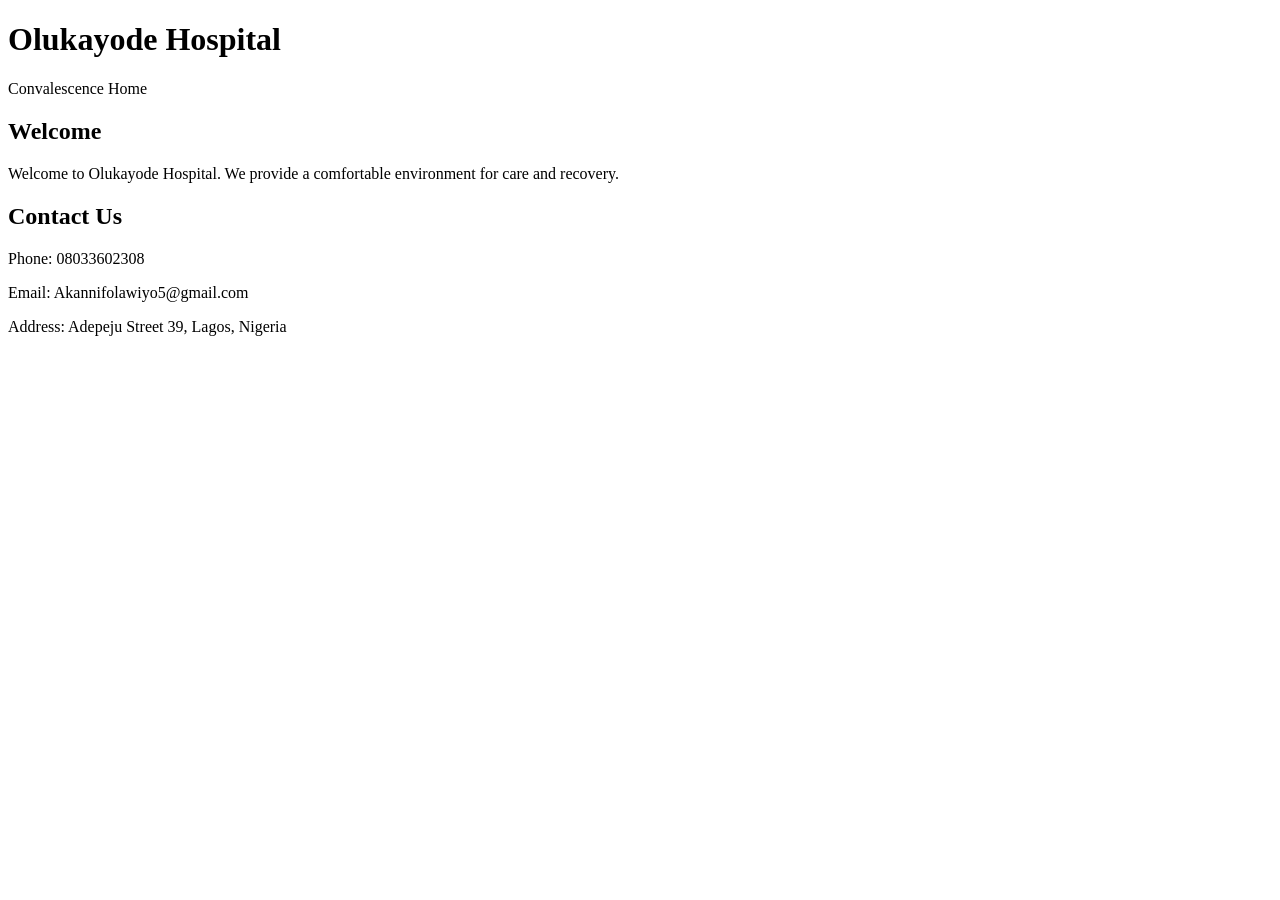
<file: Index.html>
<!DOCTYPE html>
<html lang="en">
<head>
  <meta charset="UTF-8">
  <meta name="viewport" content="width=device-width, initial-scale=1.0">
  <title>Olukayode Hospital</title>
</head>

<body>
  <h1>Olukayode Hospital</h1>

  <p>Convalescence Home</p>

  <h2>Welcome</h2>
  <p>
    Welcome to Olukayode Hospital. We provide a comfortable environment
    for care and recovery.
  </p>

  <h2>Contact Us</h2>
  <p>Phone: 08033602308</p>
  <p>Email: Akannifolawiyo5@gmail.com</p>
  <p>Address: Adepeju Street 39, Lagos, Nigeria</p>
</body>
</html>
</file>
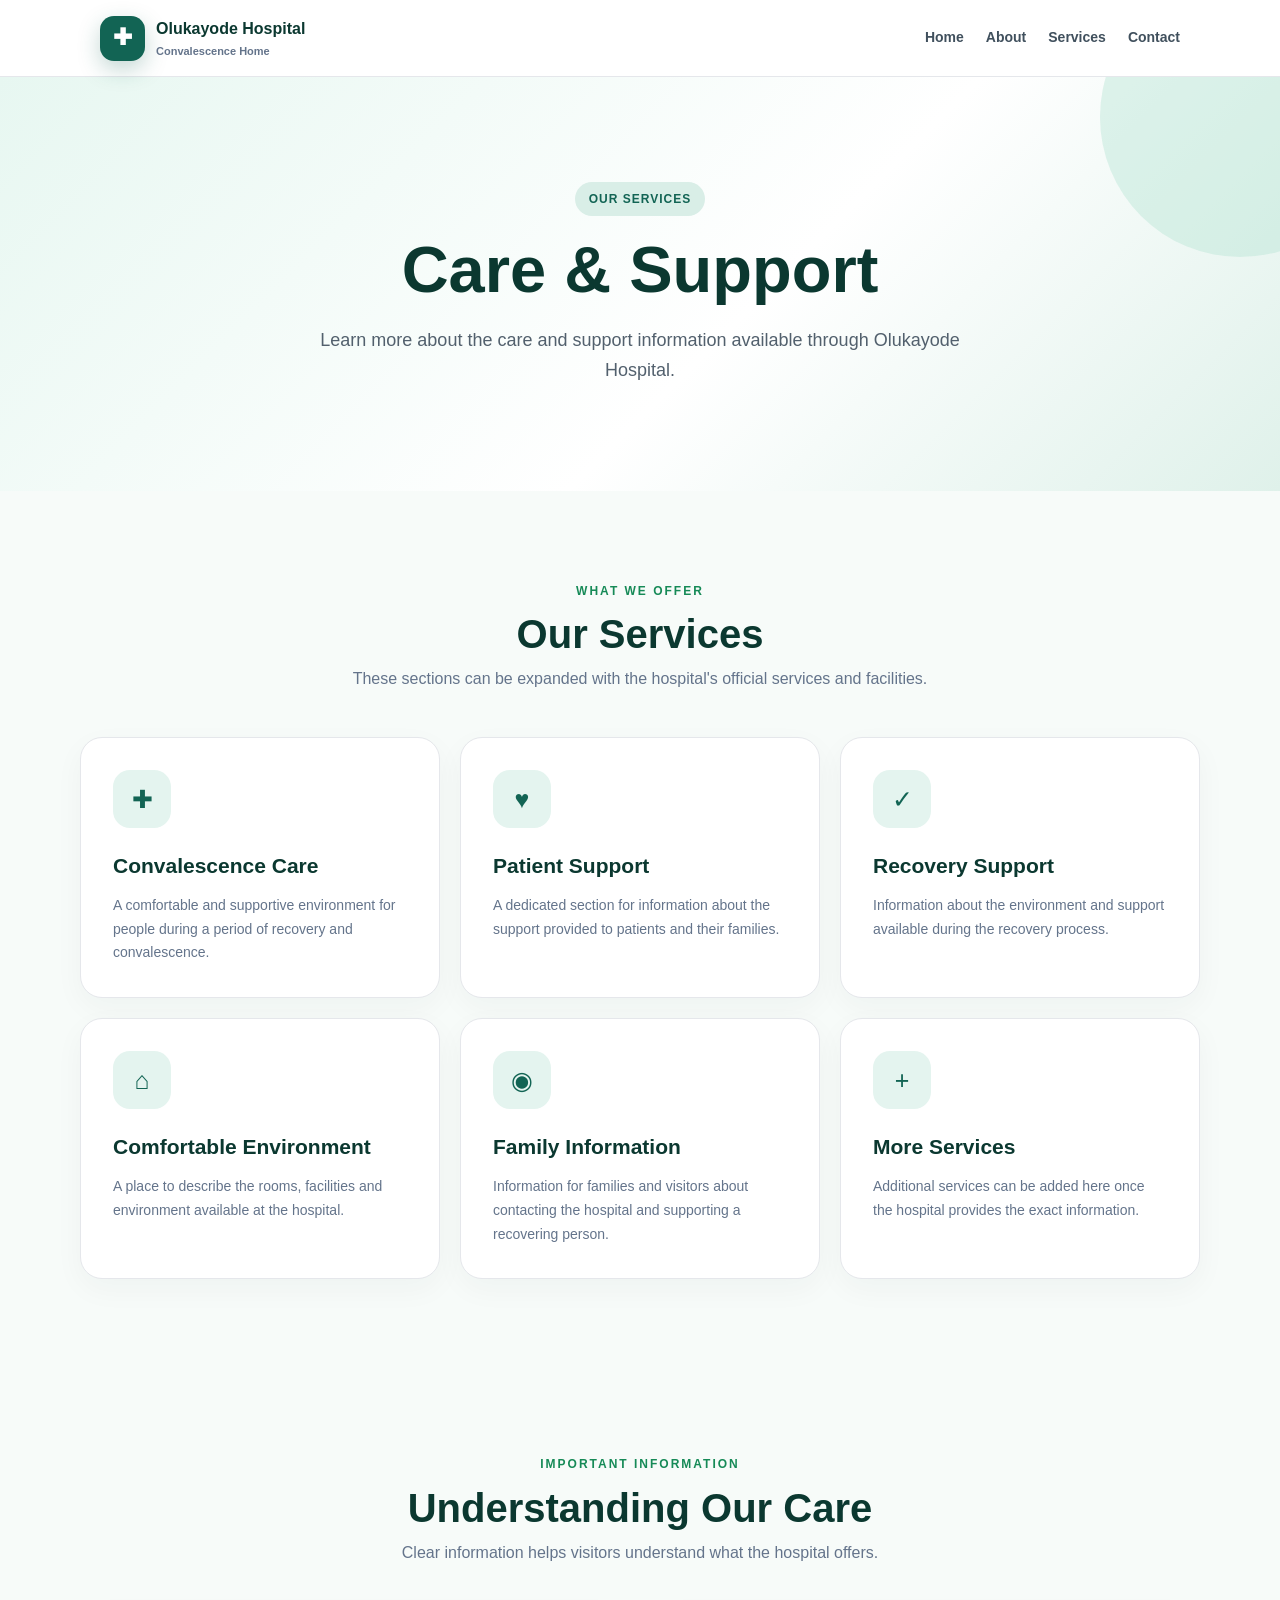
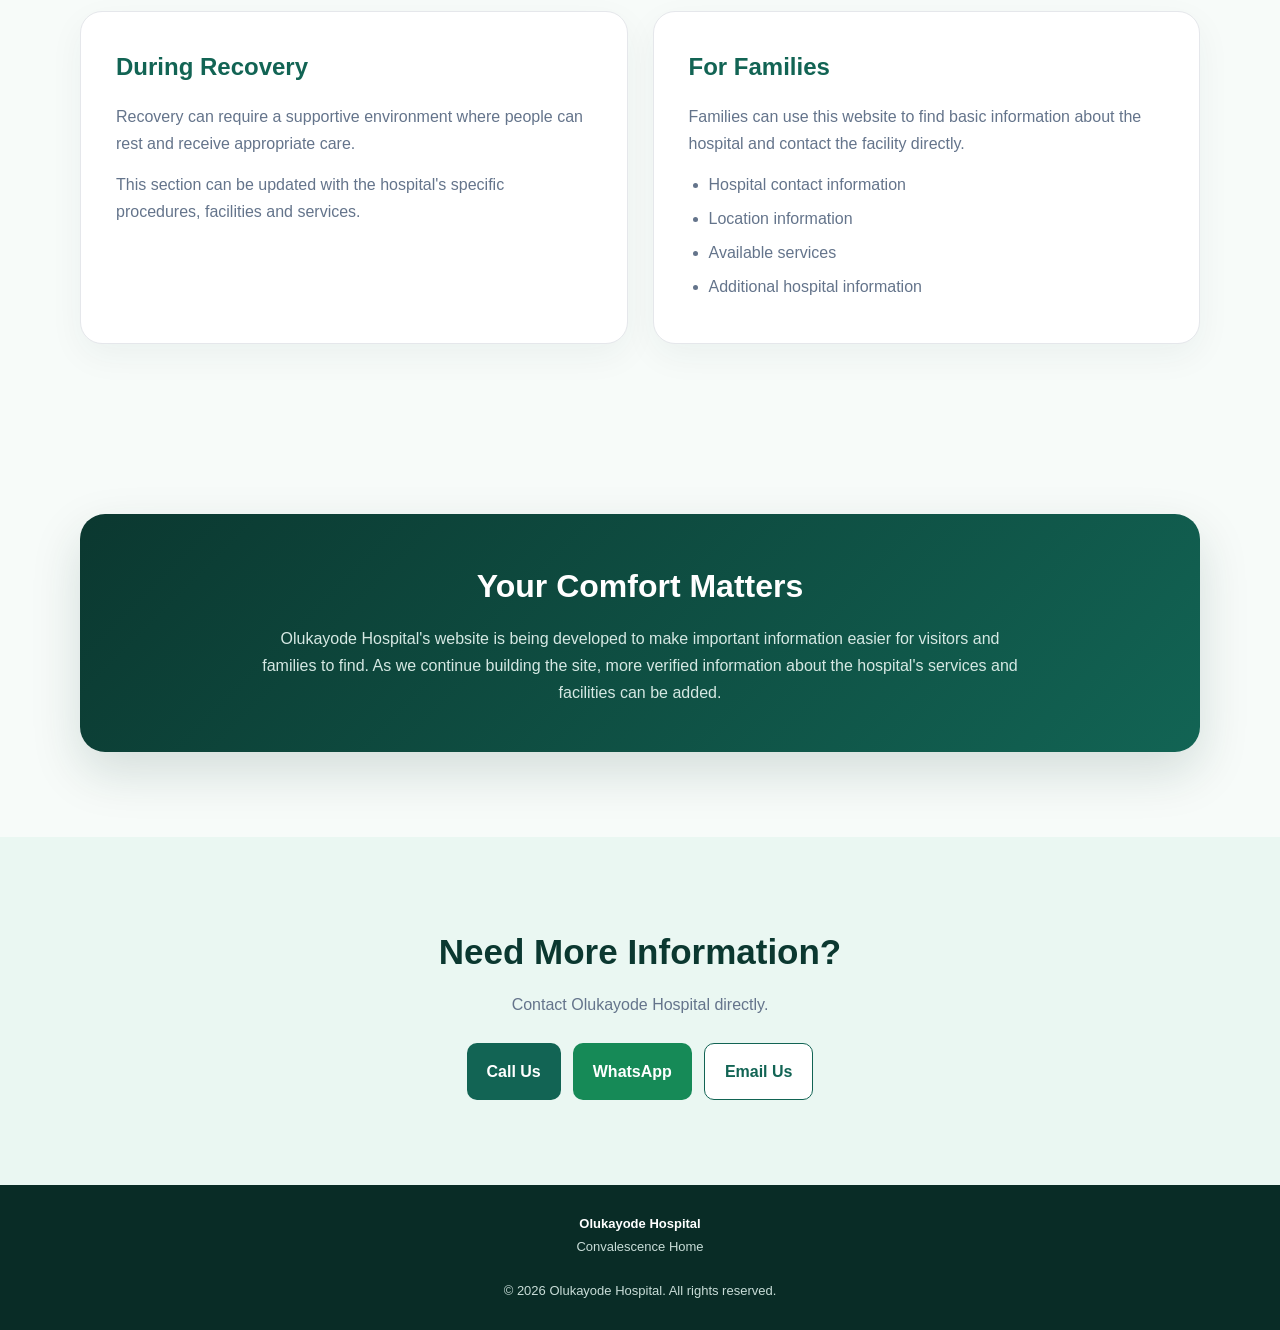
<file: service.html>
<!DOCTYPE html>
<html lang="en">

<head>

  <meta charset="UTF-8">

  <meta
    name="viewport"
    content="width=device-width, initial-scale=1.0"
  >

  <title>Services | Olukayode Hospital</title>

  <meta
    name="description"
    content="Services and care information for Olukayode Hospital Convalescence Home."
  >

  <style>

    * {
      margin: 0;
      padding: 0;
      box-sizing: border-box;
    }

    html {
      scroll-behavior: smooth;
    }

    body {
      font-family: Arial, Helvetica, sans-serif;
      background: #f7fbf9;
      color: #17212b;
      line-height: 1.7;
    }

    a {
      text-decoration: none;
    }


    /* HEADER */

    header {
      position: sticky;
      top: 0;
      z-index: 1000;

      background: rgba(255,255,255,0.94);

      backdrop-filter: blur(14px);

      border-bottom: 1px solid #e5e7eb;
    }

    .nav {
      max-width: 1120px;

      min-height: 76px;

      margin: auto;

      padding: 0 20px;

      display: flex;

      align-items: center;

      justify-content: space-between;
    }

    .brand {
      display: flex;

      align-items: center;

      gap: 11px;

      color: #0b3830;

      font-weight: 800;
    }

    .logo {
      width: 45px;
      height: 45px;

      display: grid;

      place-items: center;

      border-radius: 14px;

      background: #126454;

      color: white;

      font-size: 23px;

      box-shadow:
        0 8px 22px rgba(18,100,84,0.25);
    }

    .brand small {
      display: block;

      color: #64748b;

      font-size: 11px;

      font-weight: 600;
    }

    nav {
      display: flex;

      gap: 22px;
    }

    nav a {
      color: #40505d;

      font-size: 14px;

      font-weight: 700;

      transition: 0.2s;
    }

    nav a:hover {
      color: #126454;
    }


    /* HERO */

    .hero {

      position: relative;

      overflow: hidden;

      padding: 105px 20px;

      text-align: center;

      background:
        linear-gradient(
          135deg,
          #e7f7f1,
          #ffffff 58%,
          #dff1ea
        );
    }

    .hero::before {

      content: "";

      position: absolute;

      width: 280px;

      height: 280px;

      border-radius: 50%;

      background: #b9e4d6;

      right: -100px;

      top: -100px;

      opacity: .45;

      animation: floating 7s ease-in-out infinite;
    }

    .hero-content {

      position: relative;

      z-index: 2;

      max-width: 800px;

      margin: auto;
    }

    .eyebrow {

      display: inline-block;

      padding: 7px 14px;

      border-radius: 30px;

      background: #d9eee7;

      color: #126454;

      font-size: 12px;

      font-weight: 800;

      letter-spacing: 1px;
    }

    .hero h1 {

      color: #0b3830;

      font-size: clamp(42px, 6vw, 65px);

      line-height: 1.05;

      margin: 20px 0;
    }

    .hero p {

      max-width: 700px;

      margin: auto;

      color: #52606d;

      font-size: 18px;
    }


    /* GENERAL */

    section {
      padding: 85px 20px;
    }

    .container {
      max-width: 1120px;

      margin: auto;
    }

    .heading {

      max-width: 760px;

      text-align: center;

      margin:
        0 auto 45px;
    }

    .heading span {

      color: #168a57;

      font-size: 12px;

      font-weight: 900;

      letter-spacing: 2px;

      text-transform: uppercase;
    }

    .heading h2 {

      color: #0b3830;

      font-size: 40px;

      line-height: 1.15;

      margin: 8px 0;
    }

    .heading p {
      color: #64748b;
    }


    /* SERVICE CARDS */

    .services {

      display: grid;

      grid-template-columns:
        repeat(3, 1fr);

      gap: 20px;
    }

    .service {

      background: white;

      border:
        1px solid #e5e7eb;

      border-radius: 22px;

      padding: 32px;

      transition: .3s;

      box-shadow:
        0 10px 30px
        rgba(15,60,50,.04);
    }

    .service:hover {

      transform:
        translateY(-8px);

      box-shadow:
        0 20px 45px
        rgba(15,60,50,.1);
    }

    .icon {

      width: 58px;

      height: 58px;

      display: grid;

      place-items: center;

      border-radius: 17px;

      background: #e4f4ef;

      color: #126454;

      font-size: 25px;

      margin-bottom: 20px;
    }

    .service h3 {

      color: #0b3830;

      font-size: 21px;

      margin-bottom: 10px;
    }

    .service p {

      color: #64748b;

      font-size: 14px;
    }


    /* INFORMATION */

    .information {

      display: grid;

      grid-template-columns:
        1fr 1fr;

      gap: 25px;
    }

    .info-box {

      background: white;

      border:
        1px solid #e5e7eb;

      border-radius: 22px;

      padding: 35px;

      box-shadow:
        0 12px 35px
        rgba(15,60,50,.05);
    }

    .info-box h3 {

      color: #126454;

      font-size: 24px;

      margin-bottom: 15px;
    }

    .info-box p {

      color: #64748b;

      margin-bottom: 14px;
    }

    .info-box ul {

      padding-left: 20px;

      color: #64748b;
    }

    .info-box li {
      margin-bottom: 7px;
    }


    /* NOTICE */

    .notice {

      background:
        linear-gradient(
          135deg,
          #0b3830,
          #126454
        );

      color: white;

      border-radius: 25px;

      padding: 45px;

      text-align: center;

      box-shadow:
        0 20px 50px
        rgba(11,56,48,.15);
    }

    .notice h2 {

      font-size: 32px;

      margin-bottom: 12px;
    }

    .notice p {

      max-width: 760px;

      margin: auto;

      color: #d5e8e3;
    }


    /* CTA */

    .cta {

      background: #eaf7f2;

      text-align: center;
    }

    .cta h2 {

      color: #0b3830;

      font-size: 35px;

      margin-bottom: 10px;
    }

    .cta p {

      color: #64748b;

      margin-bottom: 25px;
    }

    .buttons {

      display: flex;

      justify-content: center;

      flex-wrap: wrap;

      gap: 12px;
    }

    .button {

      display: inline-flex;

      align-items: center;

      justify-content: center;

      padding: 14px 20px;

      border-radius: 10px;

      font-weight: 800;

      transition: .25s;
    }

    .button:hover {

      transform:
        translateY(-3px);
    }

    .primary {

      background: #126454;

      color: white;
    }

    .whatsapp {

      background: #168a57;

      color: white;
    }

    .secondary {

      background: white;

      color: #126454;

      border:
        1px solid #126454;
    }


    /* FOOTER */

    footer {

      background: #092c26;

      color: #c9ddd8;

      padding: 28px 20px;

      text-align: center;

      font-size: 13px;
    }

    footer strong {
      color: white;
    }


    /* ANIMATION */

    .reveal {

      opacity: 0;

      transform:
        translateY(30px);

      transition:
        opacity .8s ease,
        transform .8s ease;
    }

    .reveal.visible {

      opacity: 1;

      transform:
        translateY(0);
    }

    @keyframes floating {

      0%,100% {
        transform:
          translateY(0);
      }

      50% {
        transform:
          translateY(22px);
      }

    }


    /* MOBILE */

    @media(max-width:800px) {

      nav {
        display: none;
      }

      .services {
        grid-template-columns:
          1fr 1fr;
      }

      .information {
        grid-template-columns:
          1fr;
      }

    }


    @media(max-width:560px) {

      .hero {
        padding: 75px 20px;
      }

      .hero h1 {
        font-size: 42px;
      }

      .hero p {
        font-size: 15px;
      }

      section {
        padding: 65px 20px;
      }

      .heading h2 {
        font-size: 31px;
      }

      .services {
        grid-template-columns:
          1fr;
      }

      .notice {
        padding: 35px 22px;
      }

      .notice h2 {
        font-size: 28px;
      }

      .buttons {
        flex-direction: column;
      }

      .button {
        width: 100%;
      }

    }

  </style>

</head>


<body>


<!-- HEADER -->

<header>

  <div class="nav">

    <a
      href="index.html"
      class="brand">

      <span class="logo">
        ✚
      </span>

      <span>

        Olukayode Hospital

        <small>
          Convalescence Home
        </small>

      </span>

    </a>


    <nav>

      <a href="index.html">
        Home
      </a>

      <a href="about.html">
        About
      </a>

      <a href="services.html">
        Services
      </a>

      <a href="contact.html">
        Contact
      </a>

    </nav>

  </div>

</header>



<!-- HERO -->

<section class="hero">

  <div class="hero-content">

    <span class="eyebrow">
      OUR SERVICES
    </span>

    <h1>
      Care & Support
    </h1>

    <p>
      Learn more about the care and support
      information available through
      Olukayode Hospital.
    </p>

  </div>

</section>



<main>


<!-- SERVICES -->

<section>

  <div class="container">


    <div class="heading reveal">

      <span>
        What We Offer
      </span>

      <h2>
        Our Services
      </h2>

      <p>
        These sections can be expanded with the
        hospital's official services and facilities.
      </p>

    </div>



    <div class="services">


      <div class="service reveal">

        <div class="icon">
          ✚
        </div>

        <h3>
          Convalescence Care
        </h3>

        <p>
          A comfortable and supportive environment
          for people during a period of recovery
          and convalescence.
        </p>

      </div>



      <div class="service reveal">

        <div class="icon">
          ♥
        </div>

        <h3>
          Patient Support
        </h3>

        <p>
          A dedicated section for information about
          the support provided to patients and
          their families.
        </p>

      </div>



      <div class="service reveal">

        <div class="icon">
          ✓
        </div>

        <h3>
          Recovery Support
        </h3>

        <p>
          Information about the environment and
          support available during the recovery
          process.
        </p>

      </div>



      <div class="service reveal">

        <div class="icon">
          ⌂
        </div>

        <h3>
          Comfortable Environment
        </h3>

        <p>
          A place to describe the rooms,
          facilities and environment available
          at the hospital.
        </p>

      </div>



      <div class="service reveal">

        <div class="icon">
          ◉
        </div>

        <h3>
          Family Information
        </h3>

        <p>
          Information for families and visitors
          about contacting the hospital and
          supporting a recovering person.
        </p>

      </div>



      <div class="service reveal">

        <div class="icon">
          +
        </div>

        <h3>
          More Services
        </h3>

        <p>
          Additional services can be added here
          once the hospital provides the exact
          information.
        </p>

      </div>


    </div>

  </div>

</section>



<!-- INFORMATION -->

<section>

  <div class="container">


    <div class="heading reveal">

      <span>
        Important Information
      </span>

      <h2>
        Understanding Our Care
      </h2>

      <p>
        Clear information helps visitors understand
        what the hospital offers.
      </p>

    </div>



    <div class="information">


      <div class="info-box reveal">

        <h3>
          During Recovery
        </h3>

        <p>
          Recovery can require a supportive
          environment where people can rest and
          receive appropriate care.
        </p>

        <p>
          This section can be updated with the
          hospital's specific procedures,
          facilities and services.
        </p>

      </div>



      <div class="info-box reveal">

        <h3>
          For Families
        </h3>

        <p>
          Families can use this website to find
          basic information about the hospital
          and contact the facility directly.
        </p>

        <ul>

          <li>
            Hospital contact information
          </li>

          <li>
            Location information
          </li>

          <li>
            Available services
          </li>

          <li>
            Additional hospital information
          </li>

        </ul>

      </div>


    </div>

  </div>

</section>



<!-- NOTICE -->

<section>

  <div class="container">

    <div class="notice reveal">

      <h2>
        Your Comfort Matters
      </h2>

      <p>
        Olukayode Hospital's website is being
        developed to make important information
        easier for visitors and families to find.
        As we continue building the site, more
        verified information about the hospital's
        services and facilities can be added.
      </p>

    </div>

  </div>

</section>



<!-- CTA -->

<section class="cta">

  <div class="container">

    <h2 class="reveal">
      Need More Information?
    </h2>

    <p class="reveal">
      Contact Olukayode Hospital directly.
    </p>


    <div class="buttons reveal">


      <a
        class="button primary"
        href="tel:08033602308">

        Call Us

      </a>


      <a
        class="button whatsapp"
        href="https://wa.me/2348033602308"
        target="_blank">

        WhatsApp

      </a>


      <a
        class="button secondary"
        href="mailto:Akannifolawiyo5@gmail.com">

        Email Us

      </a>


    </div>

  </div>

</section>


</main>



<!-- FOOTER -->

<footer>

  <strong>
    Olukayode Hospital
  </strong>

  <br>

  Convalescence Home

  <br><br>

  © 2026 Olukayode Hospital.
  All rights reserved.

</footer>



<script>

  const elements =
    document.querySelectorAll(".reveal");


  const observer =
    new IntersectionObserver(

      (entries) => {

        entries.forEach((entry) => {

          if (entry.isIntersecting) {

            entry.target.classList.add(
              "visible"
            );

            observer.unobserve(
              entry.target
            );

          }

        });

      },

      {
        threshold: 0.12
      }

    );


  elements.forEach((element) => {

    observer.observe(element);

  });

</script>


</body>

</html>
</file>
